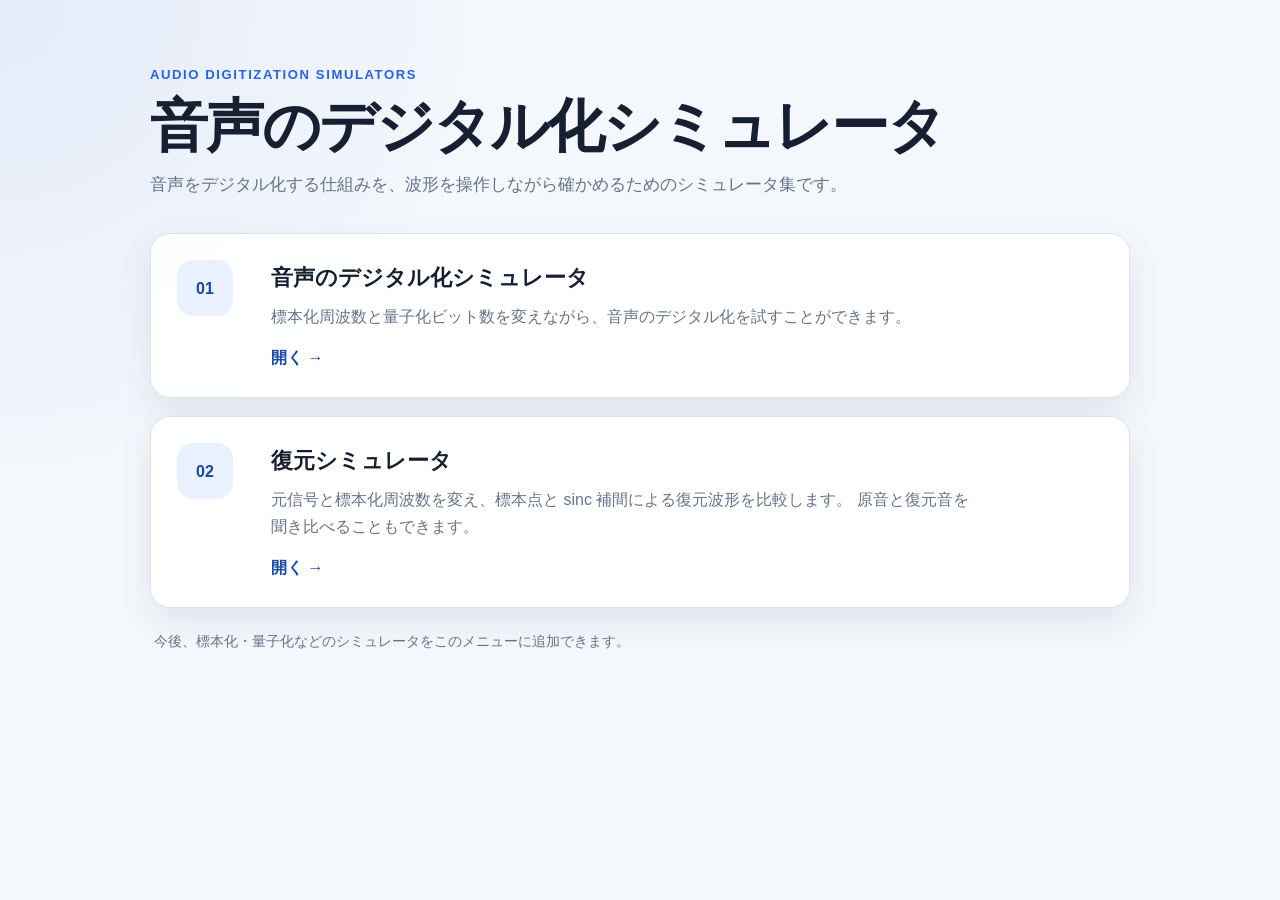
<file: index.html>
<!doctype html>
<html lang="ja">
<head>
  <meta charset="utf-8">
  <meta name="viewport" content="width=device-width, initial-scale=1">
  <meta name="theme-color" content="#f4f7fb">
  <title>音声のデジタル化シミュレータ</title>
  <link rel="stylesheet" href="./css/menu.css">
</head>
<body>
  <main class="menu-page">
    <header class="menu-header">
      <p class="eyebrow">Audio digitization simulators</p>
      <h1>音声のデジタル化シミュレータ</h1>
      <p class="lead">
        音声をデジタル化する仕組みを、波形を操作しながら確かめるためのシミュレータ集です。
      </p>
    </header>

    <section class="simulator-list" aria-label="シミュレータ一覧">
      <a class="simulator-card" href="./digitalization_simulator/">
        <div class="card-number">01</div>
        <div class="card-body">
          <h2>音声のデジタル化シミュレータ</h2>
          <p>
            標本化周波数と量子化ビット数を変えながら、音声のデジタル化を試すことができます。
          </p>
          <span class="card-link">開く →</span>
        </div>
      </a>
      <a class="simulator-card" href="./reconstruction/">
        <div class="card-number">02</div>
        <div class="card-body">
          <h2>復元シミュレータ</h2>
          <p>
            元信号と標本化周波数を変え、標本点と sinc 補間による復元波形を比較します。
            原音と復元音を聞き比べることもできます。
          </p>
          <span class="card-link">開く →</span>
        </div>
      </a>
    </section>

    <p class="future-note">
      今後、標本化・量子化などのシミュレータをこのメニューに追加できます。
    </p>
  </main>
</body>
</html>
</file>
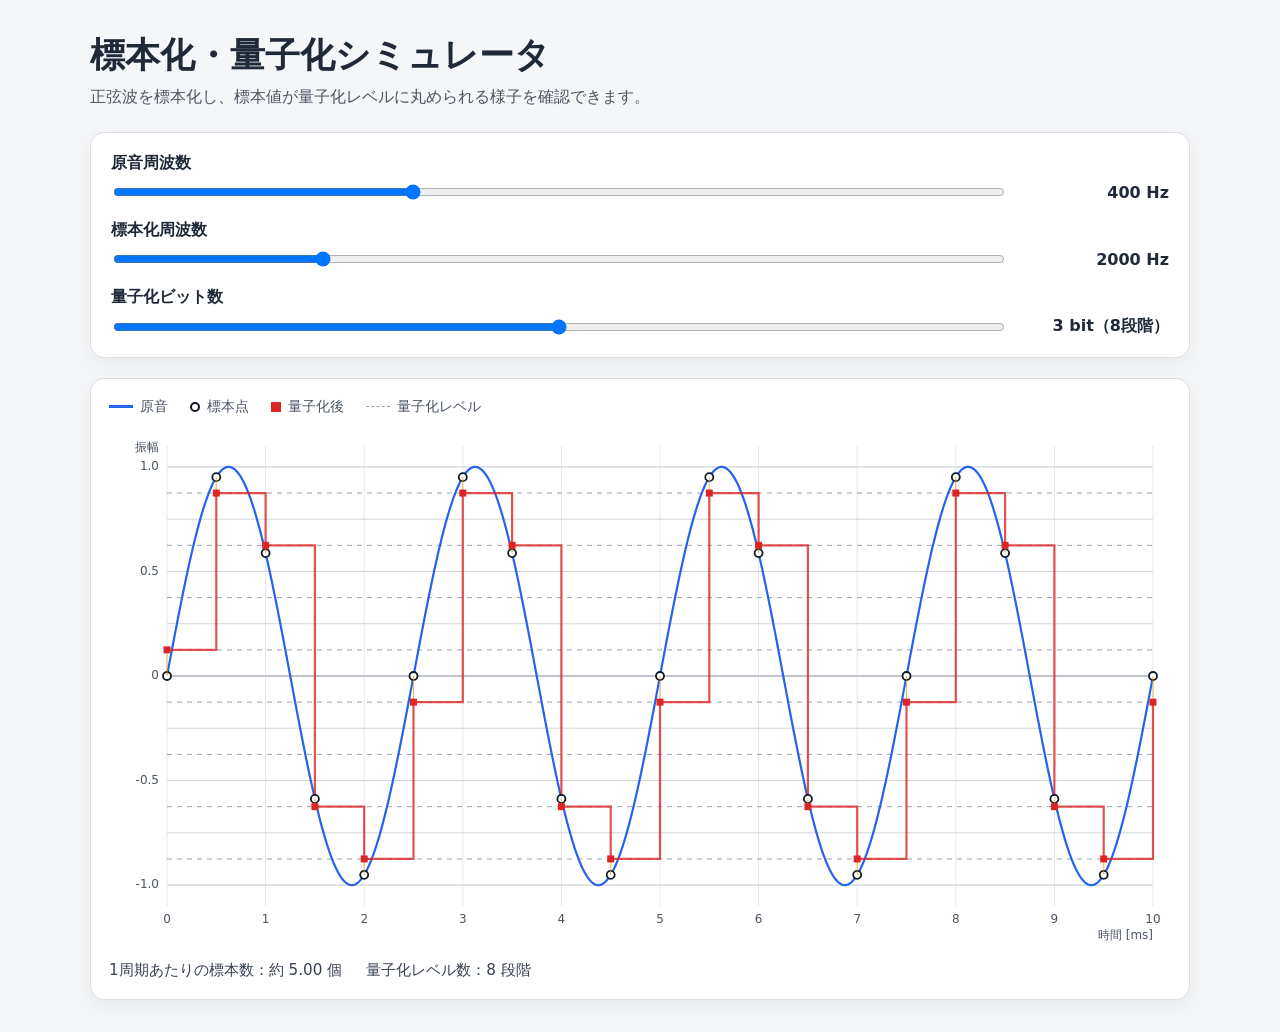
<file: digitalization_simulator/index.html>
<!doctype html>
<html lang="ja">
<head>
  <meta charset="utf-8">
  <meta name="viewport" content="width=device-width, initial-scale=1">
  <title>標本化・量子化シミュレータ</title>
  <link rel="stylesheet" href="./style.css">
</head>
<body>
  <main class="app">
    <header class="app__header">
      <h1>標本化・量子化シミュレータ</h1>
      <p>
        正弦波を標本化し、標本値が量子化レベルに丸められる様子を確認できます。
      </p>
    </header>

    <section class="controls" aria-label="シミュレータ設定">
      <div class="control">
        <label for="signalFrequency">原音周波数</label>
        <div class="control__row">
          <input id="signalFrequency" type="range" min="100" max="1000" step="50" value="400">
          <output id="signalFrequencyValue" for="signalFrequency">400 Hz</output>
        </div>
      </div>

      <div class="control">
        <label for="samplingFrequency">標本化周波数</label>
        <div class="control__row">
          <input id="samplingFrequency" type="range" min="200" max="8000" step="100" value="2000">
          <output id="samplingFrequencyValue" for="samplingFrequency">2000 Hz</output>
        </div>
      </div>

      <div class="control">
        <label for="quantizationBits">量子化ビット数</label>
        <div class="control__row">
          <input id="quantizationBits" type="range" min="1" max="5" step="1" value="3">
          <output id="quantizationBitsValue" for="quantizationBits">3 bit（8段階）</output>
        </div>
      </div>
    </section>

    <section class="chart-card">
      <div class="legend" aria-label="凡例">
        <span><i class="legend__line"></i>原音</span>
        <span><i class="legend__sample"></i>標本点</span>
        <span><i class="legend__quantized"></i>量子化後</span>
        <span><i class="legend__level"></i>量子化レベル</span>
      </div>

      <div class="canvas-wrap">
        <canvas id="waveCanvas" aria-label="正弦波、標本点、量子化点のグラフ"></canvas>
      </div>

      <div class="summary" aria-live="polite">
        <span id="samplesPerCycle"></span>
        <span id="quantizationLevels"></span>
      </div>
    </section>
  </main>

  <script type="module" src="./js/main.js"></script>
</body>
</html>
</file>
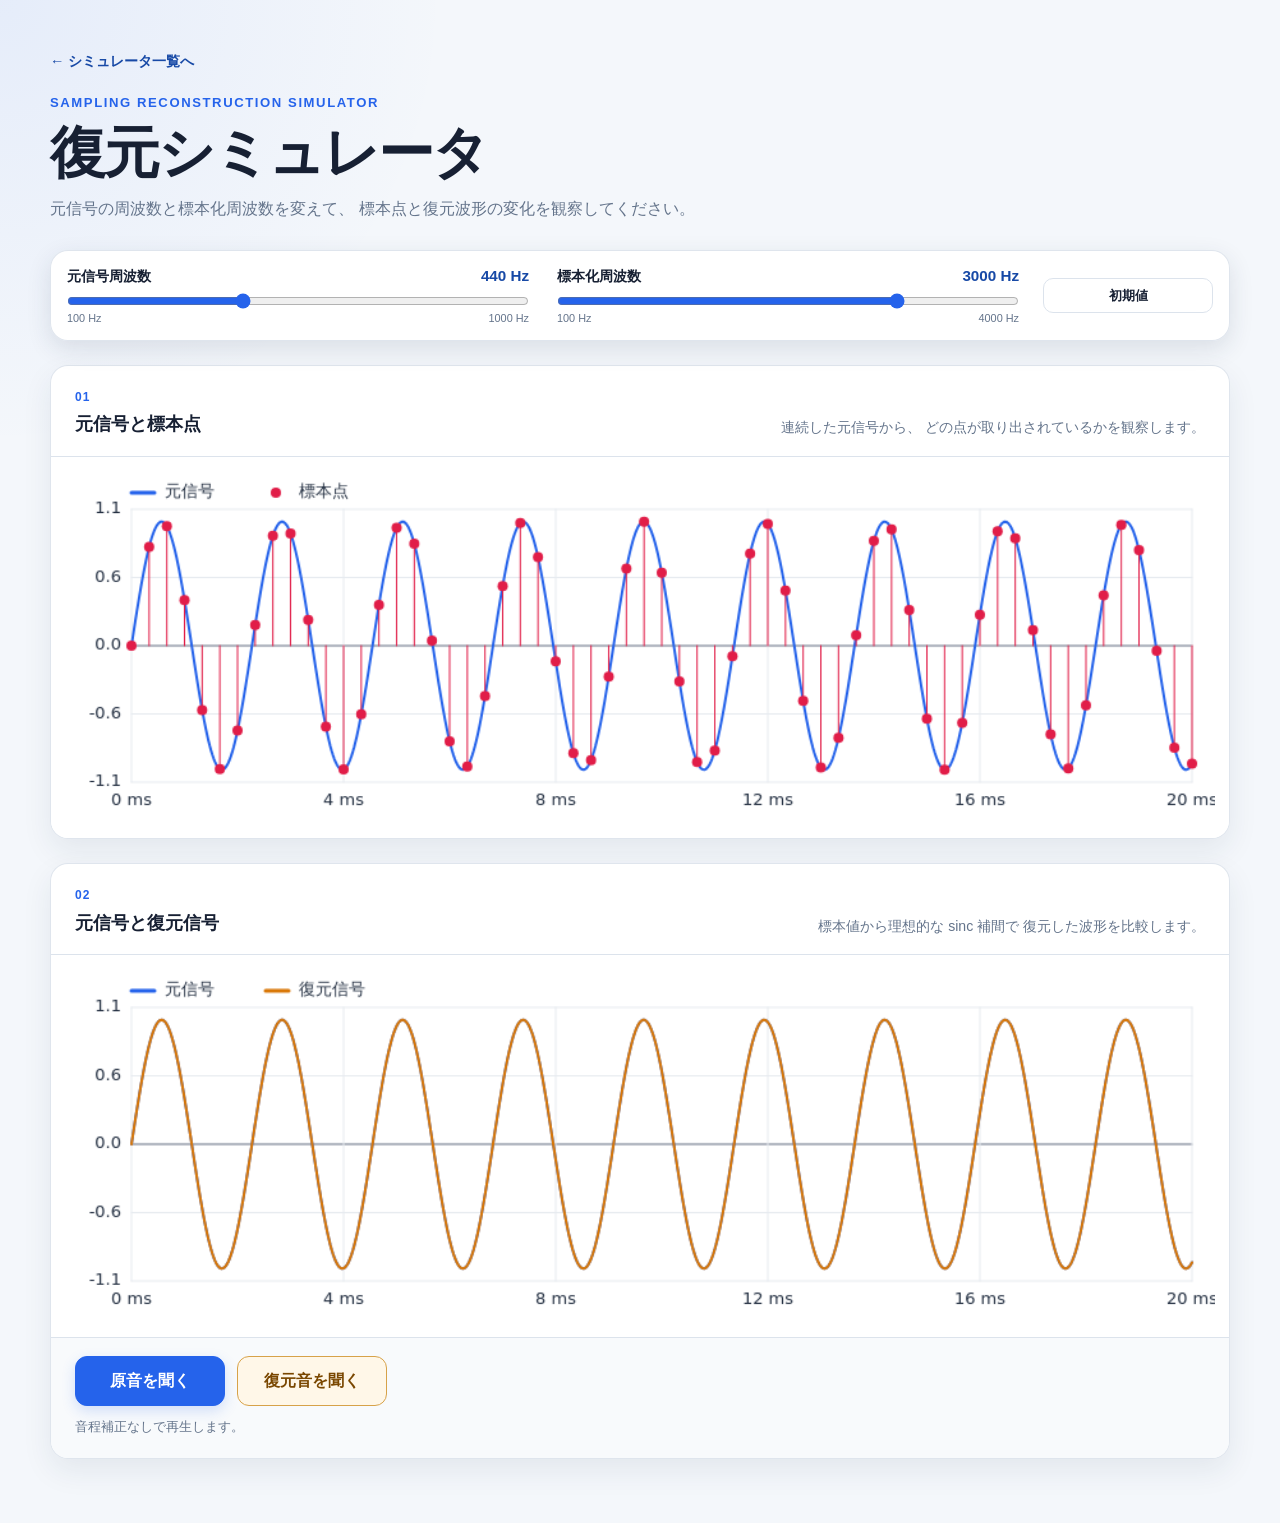
<file: reconstruction/index.html>
<!doctype html>
<html lang="ja">
<head>
  <meta charset="utf-8">
  <meta name="viewport" content="width=device-width, initial-scale=1">
  <meta name="theme-color" content="#f6f8fb">
  <title>復元シミュレータ | 音声のデジタル化シミュレータ</title>
  <link rel="stylesheet" href="./css/style.css">
</head>
<body>
  <main id="app">
    <h1>復元シミュレータ</h1>
    <p>シミュレータを読み込んでいます。</p>
  </main>

  <script type="module" src="./js/app.js"></script>
</body>
</html>
</file>
<file: css/menu.css>
:root {
  color-scheme: light;
  --page-bg: #f4f7fb;
  --surface: #ffffff;
  --text: #172033;
  --muted: #64748b;
  --line: #dce3ec;
  --accent: #2563eb;
  --accent-dark: #1749a6;
  --shadow: 0 14px 34px rgba(31, 48, 78, 0.09);
  --radius: 20px;
}

* {
  box-sizing: border-box;
}

body {
  margin: 0;
  min-height: 100vh;
  color: var(--text);
  background:
    radial-gradient(circle at top left, rgba(37, 99, 235, 0.08), transparent 30rem),
    var(--page-bg);
  font-family:
    -apple-system,
    BlinkMacSystemFont,
    "Segoe UI",
    "Hiragino Sans",
    "Yu Gothic UI",
    "Yu Gothic",
    sans-serif;
  line-height: 1.7;
}

.menu-page {
  width: min(980px, calc(100% - 32px));
  margin: 0 auto;
  padding: 64px 0 72px;
}

.menu-header {
  margin-bottom: 34px;
}

.eyebrow {
  margin: 0 0 8px;
  color: var(--accent);
  font-size: 0.82rem;
  font-weight: 800;
  letter-spacing: 0.12em;
  text-transform: uppercase;
}

h1,
h2,
p {
  margin-top: 0;
}

h1 {
  margin-bottom: 12px;
  font-size: clamp(2rem, 5vw, 3.6rem);
  line-height: 1.12;
  letter-spacing: -0.035em;
}

.lead {
  max-width: 760px;
  margin-bottom: 0;
  color: var(--muted);
  font-size: 1.04rem;
}

.simulator-list {
  display: grid;
  gap: 18px;
}

.simulator-card {
  display: grid;
  grid-template-columns: 72px 1fr;
  gap: 22px;
  padding: 26px;
  border: 1px solid var(--line);
  border-radius: var(--radius);
  color: inherit;
  background: rgba(255, 255, 255, 0.96);
  box-shadow: var(--shadow);
  text-decoration: none;
  transition:
    transform 150ms ease,
    border-color 150ms ease,
    box-shadow 150ms ease;
}

.simulator-card:hover {
  transform: translateY(-2px);
  border-color: #b9c8dc;
  box-shadow: 0 18px 42px rgba(31, 48, 78, 0.12);
}

.simulator-card:focus-visible {
  outline: 3px solid rgba(37, 99, 235, 0.24);
  outline-offset: 4px;
}

.card-number {
  display: grid;
  place-items: center;
  width: 56px;
  height: 56px;
  border-radius: 16px;
  color: var(--accent-dark);
  background: #e9f1ff;
  font-weight: 850;
  font-variant-numeric: tabular-nums;
}

.card-body h2 {
  margin-bottom: 6px;
  font-size: 1.35rem;
}

.card-body p {
  max-width: 700px;
  margin-bottom: 14px;
  color: var(--muted);
}

.card-link {
  color: var(--accent-dark);
  font-weight: 800;
}

.future-note {
  margin: 22px 4px 0;
  color: var(--muted);
  font-size: 0.88rem;
}

@media (max-width: 600px) {
  .menu-page {
    width: min(100% - 20px, 980px);
    padding-top: 34px;
  }

  .simulator-card {
    grid-template-columns: 1fr;
    gap: 14px;
    padding: 20px;
  }
}
</file>
<file: digitalization_simulator/style.css>
:root {
  font-family: system-ui, -apple-system, BlinkMacSystemFont, "Segoe UI", sans-serif;
  color: #1f2937;
  background: #f4f6f8;
}

* {
  box-sizing: border-box;
}

body {
  margin: 0;
}

.app {
  width: min(1100px, calc(100% - 32px));
  margin: 32px auto;
}

.app__header h1 {
  margin: 0 0 8px;
  font-size: clamp(1.6rem, 3vw, 2.2rem);
}

.app__header p {
  margin: 0 0 24px;
  color: #4b5563;
}

.controls,
.chart-card {
  background: #fff;
  border: 1px solid #d9dee5;
  border-radius: 14px;
  box-shadow: 0 6px 20px rgba(0, 0, 0, 0.05);
}

.controls {
  display: grid;
  gap: 18px;
  padding: 20px;
  margin-bottom: 20px;
}

.control label {
  display: block;
  margin-bottom: 8px;
  font-weight: 700;
}

.control__row {
  display: grid;
  grid-template-columns: minmax(0, 1fr) 150px;
  gap: 16px;
  align-items: center;
}

.control input[type="range"] {
  width: 100%;
}

.control output {
  text-align: right;
  font-variant-numeric: tabular-nums;
  font-weight: 700;
}

.chart-card {
  padding: 18px;
}

.legend {
  display: flex;
  flex-wrap: wrap;
  gap: 14px 22px;
  margin-bottom: 12px;
  color: #4b5563;
  font-size: 0.9rem;
}

.legend span {
  display: inline-flex;
  align-items: center;
  gap: 7px;
}

.legend i {
  display: inline-block;
}

.legend__line {
  width: 24px;
  border-top: 3px solid #2563eb;
}

.legend__sample {
  width: 10px;
  height: 10px;
  border: 2px solid #111827;
  border-radius: 50%;
  background: #fff;
}

.legend__quantized {
  width: 10px;
  height: 10px;
  background: #dc2626;
}

.legend__level {
  width: 24px;
  border-top: 1px dashed #9ca3af;
}

.canvas-wrap {
  width: 100%;
  height: min(58vh, 520px);
  min-height: 340px;
}

#waveCanvas {
  width: 100%;
  height: 100%;
  display: block;
}

.summary {
  display: flex;
  flex-wrap: wrap;
  gap: 12px 24px;
  margin-top: 12px;
  color: #374151;
  font-size: 0.95rem;
}

@media (max-width: 650px) {
  .app {
    width: min(100% - 20px, 1100px);
    margin: 18px auto;
  }

  .control__row {
    grid-template-columns: 1fr;
    gap: 6px;
  }

  .control output {
    text-align: left;
  }

  .canvas-wrap {
    min-height: 300px;
  }
}
</file>
<file: reconstruction/css/style.css>
:root {
  color-scheme: light;

  --page-bg: #f4f7fb;
  --surface: #ffffff;
  --surface-soft: #f8fafc;

  --text: #172033;
  --muted: #64748b;

  --line: #dce3ec;

  --accent: #2563eb;
  --accent-soft: #e8f0ff;
  --accent-dark: #1749a6;

  --danger: #e11d48;

  --shadow:
    0 12px 30px rgba(31, 48, 78, 0.08);

  --radius: 18px;
}


* {
  box-sizing: border-box;
}


html {
  min-width: 320px;

  background:
    var(--page-bg);
}


body {
  margin: 0;

  min-height: 100vh;

  color:
    var(--text);

  background:
    radial-gradient(
      circle at top left,
      rgba(37, 99, 235, 0.07),
      transparent 28rem
    ),
    var(--page-bg);

  font-family:
    -apple-system,
    BlinkMacSystemFont,
    "Segoe UI",
    "Hiragino Sans",
    "Yu Gothic UI",
    "Yu Gothic",
    sans-serif;

  line-height: 1.65;
}


button,
input {
  font: inherit;
}


/* =====================================================
   ページ全体
===================================================== */

#app {
  width:
    min(
      1180px,
      calc(100% - 32px)
    );

  margin:
    0 auto;

  padding:
    48px 0 64px;
}


/* =====================================================
   ナビゲーション
===================================================== */

.breadcrumb {
  margin-bottom: 18px;
}


.breadcrumb a {
  color:
    var(--accent-dark);

  font-size:
    0.9rem;

  font-weight:
    720;

  text-decoration:
    none;
}


.breadcrumb a:hover {
  text-decoration:
    underline;
}


.breadcrumb a:focus-visible {
  outline:
    3px solid rgba(37, 99, 235, 0.22);

  outline-offset:
    4px;

  border-radius:
    4px;
}


/* =====================================================
   ページヘッダー
===================================================== */

.page-header {
  margin-bottom:
    28px;
}


.eyebrow {
  margin:
    0 0 8px;

  color:
    var(--accent);

  font-size:
    0.82rem;

  font-weight:
    800;

  letter-spacing:
    0.12em;

  text-transform:
    uppercase;
}


h1,
h2,
p {
  margin-top: 0;
}


h1 {
  margin-bottom:
    10px;

  font-size:
    clamp(
      2rem,
      5vw,
      3.5rem
    );

  line-height:
    1.12;

  letter-spacing:
    -0.035em;
}


.lead {
  max-width:
    760px;

  margin-bottom:
    0;

  color:
    var(--muted);

  font-size:
    1.03rem;
}


/* =====================================================
   共通カード
===================================================== */

.control-panel,
.graph-card {
  border:
    1px solid rgba(220, 227, 236, 0.9);

  border-radius:
    var(--radius);

  background:
    rgba(255, 255, 255, 0.94);

  box-shadow:
    var(--shadow);
}


/* =====================================================
   上部 sticky 操作パネル
===================================================== */

.control-panel {
  position:
    sticky;

  top:
    8px;

  z-index:
    20;

  display:
    grid;

  grid-template-columns:
    minmax(0, 1fr) 170px;

  align-items:
    center;

  gap:
    24px;

  width:
    100%;

  margin-bottom:
    24px;

  padding:
    12px 16px;

  background:
    rgba(255, 255, 255, 0.98);

  box-shadow:
    0 8px 24px rgba(31, 48, 78, 0.12);
}


/* =====================================================
   スライダー
===================================================== */

.control-grid {
  display:
    grid;

  grid-template-columns:
    repeat(
      2,
      minmax(0, 1fr)
    );

  gap:
    28px;
}


.control-block {
  min-width:
    0;
}


.control-label-row {
  display:
    flex;

  align-items:
    baseline;

  justify-content:
    space-between;

  gap:
    10px;

  margin-bottom:
    4px;
}


.control-label-row label {
  font-size:
    0.9rem;

  font-weight:
    760;
}


.control-label-row output {
  flex:
    0 0 auto;

  color:
    var(--accent-dark);

  font-size:
    0.95rem;

  font-variant-numeric:
    tabular-nums;

  font-weight:
    800;
}


input[type="range"] {
  display:
    block;

  width:
    100%;

  margin:
    0;

  accent-color:
    var(--accent);

  cursor:
    pointer;
}


.range-hints {
  display:
    flex;

  justify-content:
    space-between;

  margin-top:
    1px;

  color:
    var(--muted);

  font-size:
    0.68rem;

  font-variant-numeric:
    tabular-nums;
}


/* =====================================================
   操作パネル右側
===================================================== */

.panel-footer {
  display:
    flex;

  flex-direction:
    column;

  align-items:
    stretch;

  justify-content:
    center;

  gap:
    4px;

  min-width:
    0;

  margin-top:
    0;
}


.reset-button {
  width:
    100%;

  padding:
    6px 10px;

  border:
    1px solid var(--line);

  border-radius:
    10px;

  color:
    var(--text);

  background:
    white;

  cursor:
    pointer;

  font-size:
    0.8rem;

  font-weight:
    700;

  transition:
    border-color 140ms ease,
    background 140ms ease,
    transform 140ms ease;
}


.reset-button:hover {
  border-color:
    #b9c5d4;

  background:
    #f8fafc;
}


.reset-button:active {
  transform:
    translateY(1px);
}


.status {
  margin:
    0;

  color:
    var(--muted);

  font-size:
    0.7rem;

  font-variant-numeric:
    tabular-nums;

  line-height:
    1.25;

  text-align:
    center;

  white-space:
    nowrap;

  display: none;
}


/* =====================================================
   グラフ
===================================================== */

.simulation-results {
  width:
    100%;

  min-width:
    0;
}


.graph-card {
  margin-top:
    24px;

  overflow:
    hidden;
}


/* 最初のグラフは操作パネル直下なので余白不要 */
.simulation-results
> .graph-card:first-child {
  margin-top:
    0;
}


.simulation-results
> .graph-card
+ .graph-card {
  margin-top:
    24px;
}


.graph-heading {
  display:
    flex;

  align-items:
    end;

  justify-content:
    space-between;

  gap:
    32px;

  padding:
    22px 24px 16px;

  border-bottom:
    1px solid var(--line);
}


.graph-heading > div {
  flex:
    0 0 auto;
}


.graph-heading h2 {
  margin-bottom:
    0;

  font-size:
    1.14rem;
}


.graph-heading > p {
  max-width:
    560px;

  margin-bottom:
    0;

  color:
    var(--muted);

  font-size:
    0.88rem;

  text-align:
    right;
}


.graph-number {
  margin-bottom:
    2px;

  color:
    var(--accent);

  font-size:
    0.75rem;

  font-weight:
    850;

  letter-spacing:
    0.1em;
}


/* =====================================================
   Canvas
===================================================== */

.canvas-wrap {
  overflow-x:
    auto;

  padding:
    14px 14px 10px;

  background:
    white;
}


canvas {
  display:
    block;

  width:
    100%;

  min-width:
    640px;

  height:
    auto;

  aspect-ratio:
    900 / 280;
}


/* =====================================================
   音声比較
===================================================== */

.audio-actions {
  padding:
    18px 24px 20px;

  border-top:
    1px solid var(--line);

  background:
    var(--surface-soft);
}


.audio-buttons {
  display:
    flex;

  flex-wrap:
    wrap;

  gap:
    12px;
}


.audio-button {
  min-width:
    150px;

  padding:
    11px 18px;

  border-radius:
    12px;

  cursor:
    pointer;

  font-weight:
    780;

  transition:
    transform 120ms ease,
    box-shadow 120ms ease,
    background 120ms ease;
}


.audio-button:hover {
  transform:
    translateY(-1px);
}


.audio-button:active {
  transform:
    translateY(1px);
}


.audio-button:focus-visible {
  outline:
    3px solid rgba(37, 99, 235, 0.24);

  outline-offset:
    3px;
}


.source-audio-button {
  border:
    1px solid var(--accent);

  color:
    white;

  background:
    var(--accent);

  box-shadow:
    0 5px 14px rgba(37, 99, 235, 0.18);
}


.source-audio-button:hover {
  background:
    var(--accent-dark);
}


.reconstructed-audio-button {
  border:
    1px solid #d7a249;

  color:
    #7a4700;

  background:
    #fff7e8;
}


.reconstructed-audio-button:hover {
  background:
    #ffefcf;
}


.audio-actions .audio-note {
  min-height:
    1.4em;

  margin:
    10px 0 0;

  color:
    var(--muted);

  font-size:
    0.82rem;
}


/* =====================================================
   既存部品用スタイル
   現時点で画面上にないものも、
   将来再利用できるよう残しておく
===================================================== */

.audio-panel {
  margin-top:
    26px;

  padding:
    20px;

  border:
    1px solid var(--line);

  border-radius:
    14px;

  background:
    var(--surface-soft);
}


.audio-heading {
  display:
    flex;

  align-items:
    center;

  justify-content:
    space-between;

  gap:
    20px;
}


.audio-heading h2 {
  margin-bottom:
    2px;

  font-size:
    1.05rem;
}


.audio-heading p {
  margin-bottom:
    0;

  color:
    var(--muted);

  font-size:
    0.9rem;
}


.switch {
  display:
    inline-flex;

  align-items:
    center;

  gap:
    10px;

  cursor:
    pointer;

  user-select:
    none;
}


.switch input {
  position:
    absolute;

  width:
    1px;

  height:
    1px;

  opacity:
    0;

  pointer-events:
    none;
}


.switch-track {
  position:
    relative;

  width:
    48px;

  height:
    28px;

  border:
    1px solid #c6cfdb;

  border-radius:
    999px;

  background:
    #cbd5e1;

  transition:
    160ms ease;
}


.switch-track::after {
  content:
    "";

  position:
    absolute;

  top:
    3px;

  left:
    3px;

  width:
    20px;

  height:
    20px;

  border-radius:
    50%;

  background:
    white;

  box-shadow:
    0 2px 7px rgba(15, 23, 42, 0.22);

  transition:
    160ms ease;
}


.switch input:checked
+ .switch-track {
  border-color:
    var(--accent);

  background:
    var(--accent);
}


.switch input:checked
+ .switch-track::after {
  transform:
    translateX(20px);
}


.switch input:focus-visible
+ .switch-track {
  outline:
    3px solid rgba(37, 99, 235, 0.25);

  outline-offset:
    3px;
}


.switch-label {
  font-weight:
    760;
}


.segmented-control {
  display:
    inline-grid;

  grid-template-columns:
    1fr 1fr;

  gap:
    4px;

  margin:
    18px 0 0;

  padding:
    4px;

  border:
    0;

  border-radius:
    12px;

  background:
    #e7edf5;
}


.segmented-control label {
  cursor:
    pointer;
}


.segmented-control input {
  position:
    absolute;

  opacity:
    0;

  pointer-events:
    none;
}


.segmented-control span {
  display:
    block;

  min-width:
    112px;

  padding:
    8px 14px;

  border-radius:
    9px;

  text-align:
    center;

  font-size:
    0.9rem;

  font-weight:
    720;

  transition:
    140ms ease;
}


.segmented-control input:checked
+ span {
  background:
    white;

  color:
    var(--accent-dark);

  box-shadow:
    0 2px 7px rgba(31, 48, 78, 0.09);
}


.segmented-control input:focus-visible
+ span {
  outline:
    3px solid rgba(37, 99, 235, 0.24);
}


.segmented-control.is-disabled {
  opacity:
    0.45;
}


.segmented-control.is-disabled label {
  cursor:
    default;
}


.audio-note {
  min-height:
    1.4em;

  margin:
    12px 0 0;

  color:
    var(--muted);

  font-size:
    0.82rem;
}


/* =====================================================
   アクセシビリティ
===================================================== */

.visually-hidden {
  position:
    absolute !important;

  width:
    1px !important;

  height:
    1px !important;

  padding:
    0 !important;

  margin:
    -1px !important;

  overflow:
    hidden !important;

  clip:
    rect(0, 0, 0, 0) !important;

  white-space:
    nowrap !important;

  border:
    0 !important;
}


/* =====================================================
   タブレット・スマートフォン
===================================================== */

@media (max-width: 760px) {

  #app {
    width:
      min(
        100% - 20px,
        1180px
      );

    padding-top:
      28px;
  }


  /*
   * 小さい画面ではstickyを解除。
   * 操作パネルが画面を占有し続けないようにする。
   */
  .control-panel {
    position:
      static;

    display:
      block;

    padding:
      18px;
  }


  .control-grid {
    grid-template-columns:
      1fr;

    gap:
      22px;
  }


  .control-label-row {
    margin-bottom:
      8px;
  }


  .control-label-row label {
    font-size:
      inherit;
  }


  .control-label-row output {
    font-size:
      inherit;
  }


  .range-hints {
    margin-top:
      3px;

    font-size:
      0.76rem;
  }


  .panel-footer {
    flex-direction:
      column;

    align-items:
      stretch;

    margin-top:
      20px;
  }


  .reset-button {
    width:
      100%;

    padding:
      5px 9px;

    font-size: 0.75rem;
    white-space: nowrap;
  }


  .status {
    font-size:
      0.82rem;

    text-align:
      left;

    white-space:
      normal;
  }


  .audio-heading,
  .graph-heading {
    align-items:
      flex-start;

    flex-direction:
      column;
  }


  .graph-heading {
    gap:
      8px;
  }


  .graph-heading > p {
    text-align:
      left;
  }


  .segmented-control {
    width:
      100%;
  }


  .segmented-control span {
    min-width:
      0;
  }


  .audio-buttons {
    display:
      grid;

    grid-template-columns:
      1fr 1fr;
  }


  .audio-button {
    min-width:
      0;
  }

}


/* =====================================================
   小さいスマートフォン
===================================================== */

@media (max-width: 440px) {

  .audio-buttons {
    grid-template-columns:
      1fr;
  }

}


/* =====================================================
   アニメーション軽減設定
===================================================== */

@media (prefers-reduced-motion: reduce) {

  *,
  *::before,
  *::after {
    scroll-behavior:
      auto !important;

    transition:
      none !important;
  }

}
</file>
